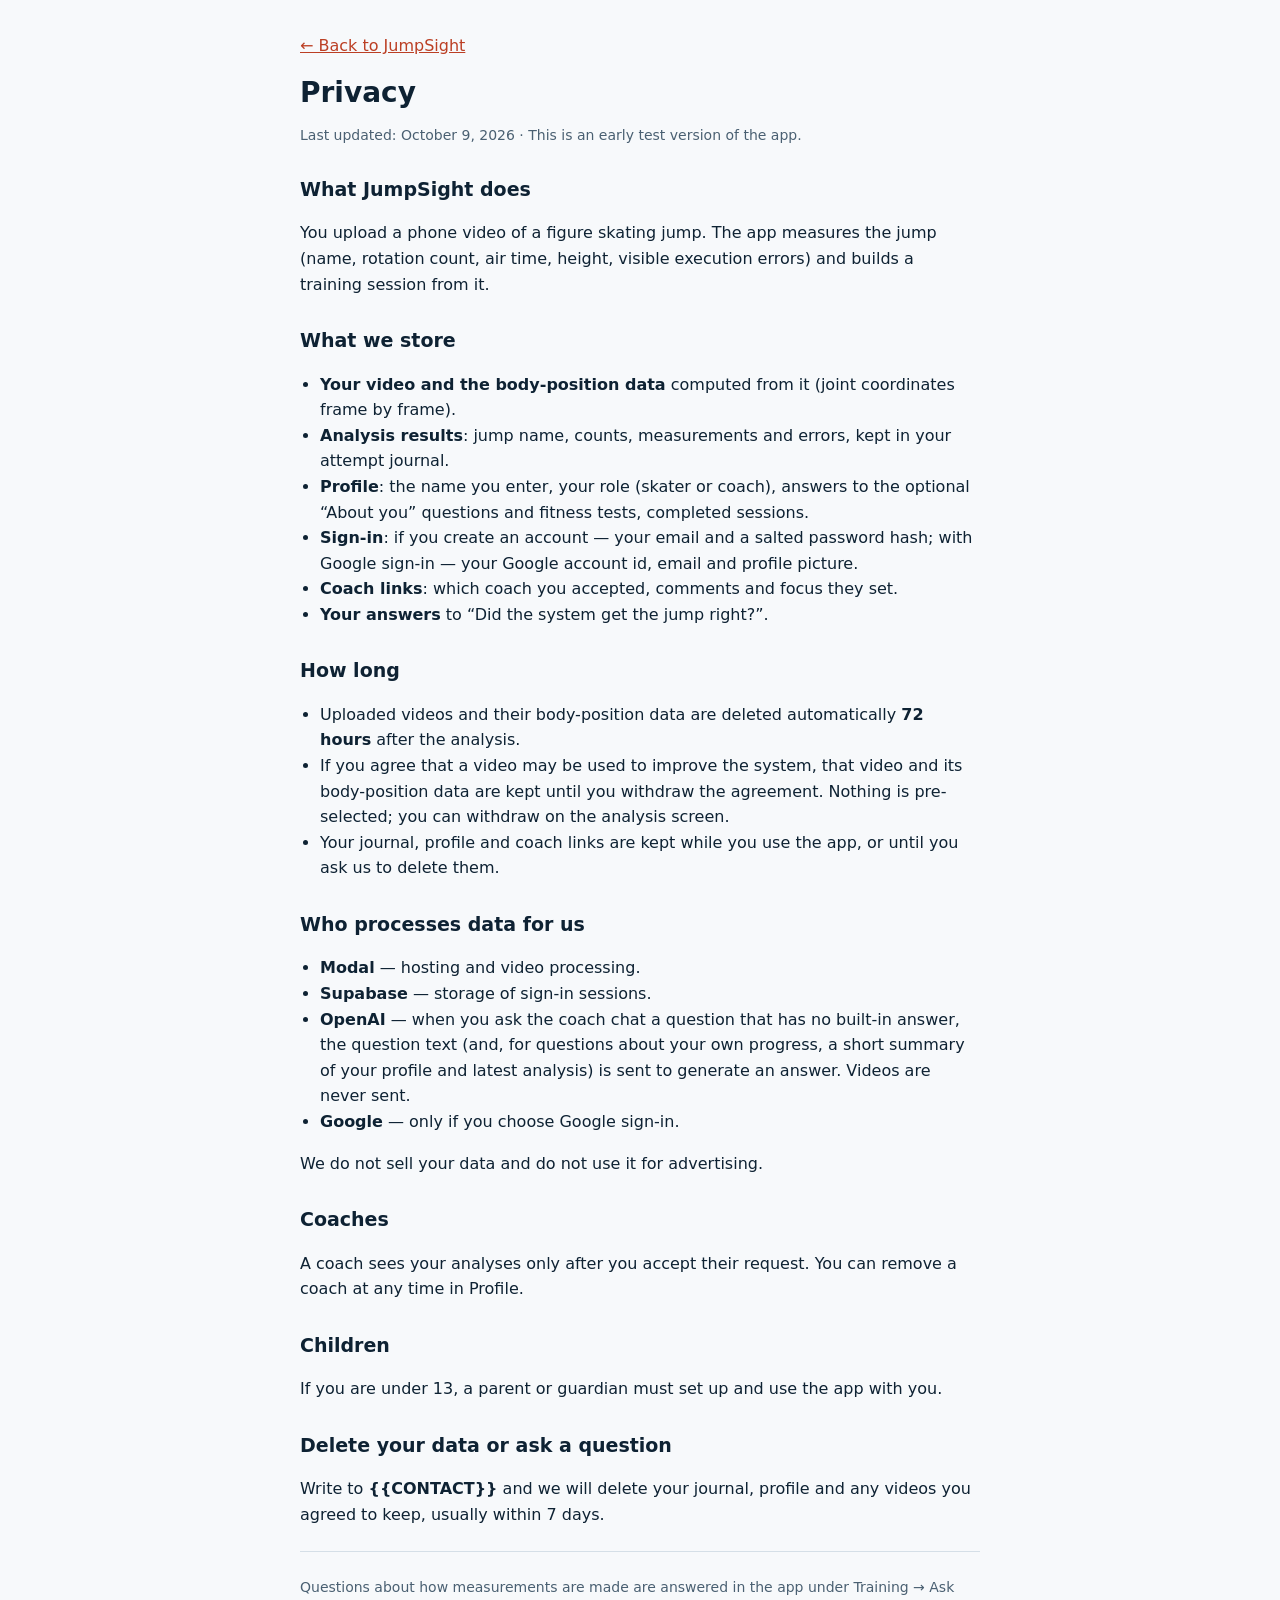
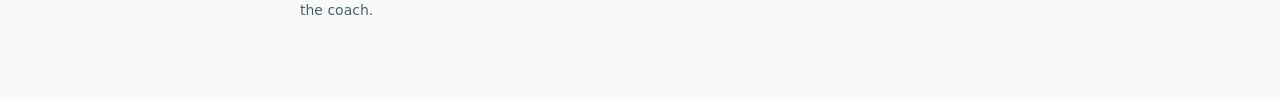
<file: web/privacy.html>
<!doctype html>
<html lang="en">
<head>
<meta charset="utf-8">
<meta name="viewport" content="width=device-width, initial-scale=1">
<title>Privacy · JumpSight</title>
<style>
  :root { --bg: #F7F9FB; --ink: #0E2233; --dim: #4A6072; --line: #D5DFE7; --action: #BB3F24; }
  @media (prefers-color-scheme: dark) { :root { --bg: #0B1620; --ink: #E9F1F6; --dim: #9FB6C8; --line: #22384A; --action: #FF8A6B; } }
  body { margin: 0; background: var(--bg); color: var(--ink); font: 16px/1.6 system-ui, -apple-system, "Segoe UI", Roboto, sans-serif; }
  main { max-width: 680px; margin: 0 auto; padding: 24px 16px 64px; }
  h1 { font-size: 28px; line-height: 1.2; margin: 8px 0 4px; }
  h2 { font-size: 19px; margin: 28px 0 6px; }
  p, li { color: var(--ink); }
  .dim { color: var(--dim); font-size: 14px; }
  ul { padding-left: 20px; }
  a { color: var(--action); }
  .back { display: inline-block; min-height: 44px; line-height: 44px; }
  hr { border: 0; border-top: 1px solid var(--line); margin: 24px 0; }
</style>
</head>
<body>
<main>
  <a class="back" href="/">← Back to JumpSight</a>
  <h1>Privacy</h1>
  <p class="dim">Last updated: October 9, 2026 · This is an early test version of the app.</p>

  <h2>What JumpSight does</h2>
  <p>You upload a phone video of a figure skating jump. The app measures the jump (name, rotation count, air time, height, visible execution errors) and builds a training session from it.</p>

  <h2>What we store</h2>
  <ul>
    <li><b>Your video and the body-position data</b> computed from it (joint coordinates frame by frame).</li>
    <li><b>Analysis results</b>: jump name, counts, measurements and errors, kept in your attempt journal.</li>
    <li><b>Profile</b>: the name you enter, your role (skater or coach), answers to the optional “About you” questions and fitness tests, completed sessions.</li>
    <li><b>Sign-in</b>: if you create an account — your email and a salted password hash; with Google sign-in — your Google account id, email and profile picture.</li>
    <li><b>Coach links</b>: which coach you accepted, comments and focus they set.</li>
    <li><b>Your answers</b> to “Did the system get the jump right?”.</li>
  </ul>

  <h2>How long</h2>
  <ul>
    <li>Uploaded videos and their body-position data are deleted automatically <b>72 hours</b> after the analysis.</li>
    <li>If you agree that a video may be used to improve the system, that video and its body-position data are kept until you withdraw the agreement. Nothing is pre-selected; you can withdraw on the analysis screen.</li>
    <li>Your journal, profile and coach links are kept while you use the app, or until you ask us to delete them.</li>
  </ul>

  <h2>Who processes data for us</h2>
  <ul>
    <li><b>Modal</b> — hosting and video processing.</li>
    <li><b>Supabase</b> — storage of sign-in sessions.</li>
    <li><b>OpenAI</b> — when you ask the coach chat a question that has no built-in answer, the question text (and, for questions about your own progress, a short summary of your profile and latest analysis) is sent to generate an answer. Videos are never sent.</li>
    <li><b>Google</b> — only if you choose Google sign-in.</li>
  </ul>
  <p>We do not sell your data and do not use it for advertising.</p>

  <h2>Coaches</h2>
  <p>A coach sees your analyses only after you accept their request. You can remove a coach at any time in Profile.</p>

  <h2>Children</h2>
  <p>If you are under 13, a parent or guardian must set up and use the app with you.</p>

  <h2>Delete your data or ask a question</h2>
  <p>Write to <b>{{CONTACT}}</b> and we will delete your journal, profile and any videos you agreed to keep, usually within 7 days.</p>
  <hr>
  <p class="dim">Questions about how measurements are made are answered in the app under Training → Ask the coach.</p>
</main>
</body>
</html>
</file>
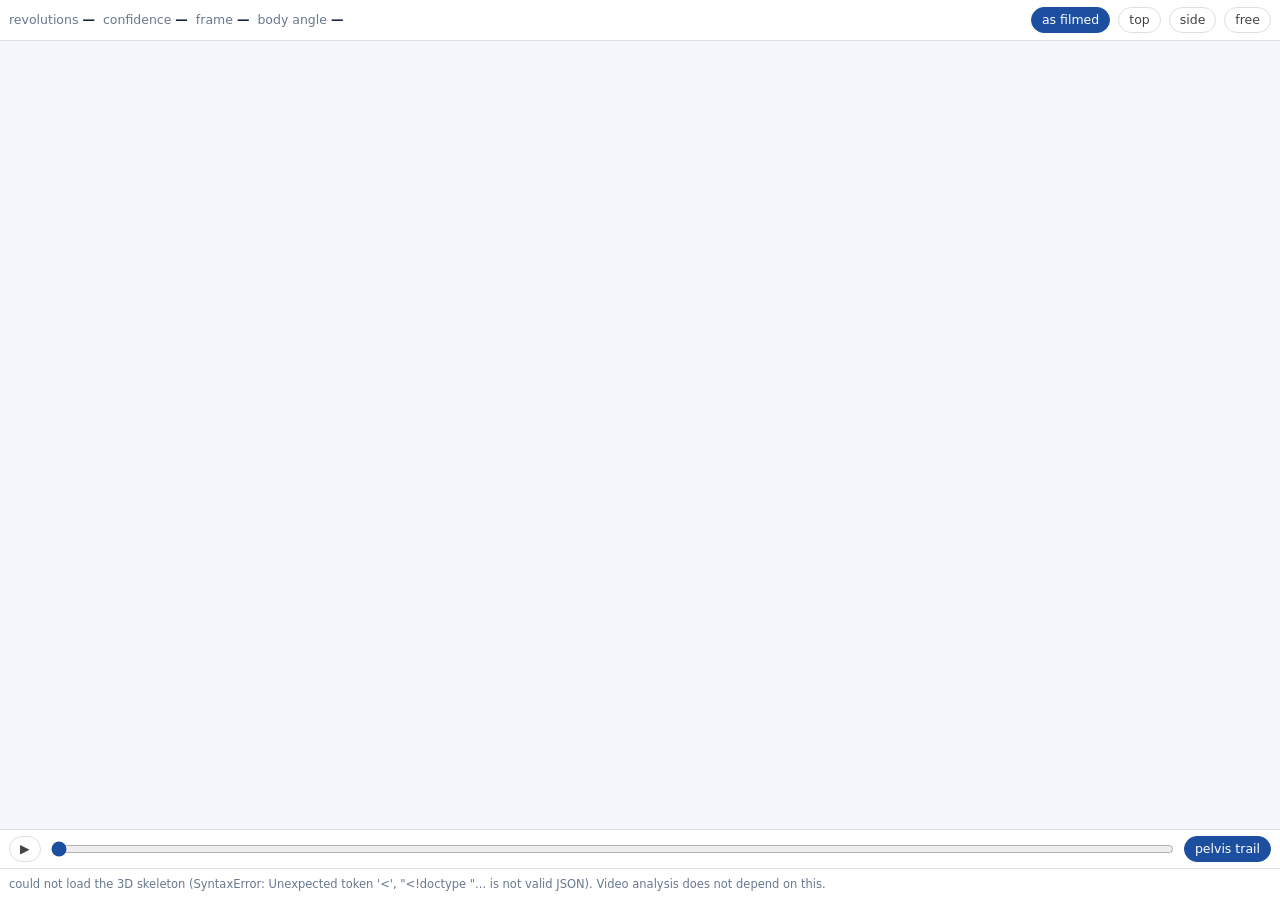
<file: src/jumpsight_coach/avatar.html>
<!doctype html>
<meta charset="utf-8">
<title>3D jump avatar</title>
<!--
  3D skeleton viewer. NO three.js and no external files at all: here
  sticks and spheres, not meshes and materials, and there is no point pulling 600 KB
  of a library into an offline project. Projection, depth sorting and
  camera orbit are thirty lines below.

  MAIN JOB OF THIS SCREEN: lets you view the jump FROM ABOVE. The body angle
  is built from the measured rotation speed, so the revolutions are visible from above
  exactly as many as are written in the JSON. This is an illustration of the count, not a
  separate guess.

  A pale joint = the depth of this joint is NOT measurable from a single camera
  (the bone points toward the lens). The transparency here is depth_confidence from
  avatar3d.py, not an artistic device.
-->
<style>
 /* Light theme for coach/ui.html: the viewer lives in an iframe inside
    a phone mockup 392 px wide, so everything shrinks and wraps. */
 :root{--blue:#1c4fa0;--ink:#16233b;--mut:#68788f;--line:#dcdfe4}
 body{margin:0;background:#fff;color:var(--ink);font:12.5px/1.45 -apple-system,'Segoe UI',system-ui}
 #wrap{display:flex;flex-direction:column;height:100vh}
 #top{padding:7px 9px;border-bottom:1px solid var(--line);display:flex;gap:8px;
      align-items:center;flex-wrap:wrap}
 #cv{flex:1;display:block;width:100%;background:#f4f7fb;cursor:grab;touch-action:none}
 #cv:active{cursor:grabbing}
 #bot{padding:6px 9px;border-top:1px solid var(--line);display:flex;gap:8px;align-items:center}
 button{background:#fff;color:#444;border:1px solid var(--line);border-radius:999px;
        padding:3px 10px;cursor:pointer;font:inherit}
 button.on{background:var(--blue);border-color:var(--blue);color:#fff}
 input[type=range]{flex:1;min-width:60px;accent-color:var(--blue)}
 .k{color:var(--mut);white-space:nowrap}
 .v{color:var(--ink);font-weight:700}
 .warn{color:#b96a12}
 #note{padding:7px 9px;color:var(--mut);font-size:11.5px;border-top:1px solid var(--line);
       max-height:34%;overflow:auto}
 code{color:var(--blue);font-size:11px}
</style>
<div id=wrap>
 <div id=top>
  <span class=k id=lbl-rev>revolutions <span class=v id=rev>—</span></span>
  <span class=k id=lbl-conf>confidence <span class=v id=conf>—</span></span>
  <span class=k id=lbl-fr>frame <span class=v id=fr>—</span></span>
  <span class=k id=lbl-yaw>body angle <span class=v id=yaw>—</span></span>
  <span style="flex:1"></span>
  <button data-view=cam class=on id=btn-cam>as filmed</button>
  <button data-view=top id=btn-top>top</button>
  <button data-view=side id=btn-side>side</button>
  <button data-view=free id=btn-free>free</button>
 </div>
 <canvas id=cv></canvas>
 <div id=bot>
  <button id=play>▶</button>
  <input type=range id=sl min=0 max=0 value=0>
  <button id=trail class=on>pelvis trail</button>
 </div>
 <div id=note></div>
</div>
<script>
/* PROVENANCE TEXT. The strings method / yaw_source /
   assumptions / warnings are born in English in src/avatar3d.py and in
   the bridge: they are the machine record of the number's origin, and they stay in the JSON as is.
   Here they are rephrased FOR THE READER, keeping all numbers. A string
   not in the rules is shown as is: there is no silent substitution. */
const TR_RULES = [
  [/^measured 2D geometry \+ the measured rotation count; NOT a 3D lifting network$/,
   () => 'measured 2D geometry plus measured revolution count; this is NOT a 3D lifting network'],
  [/^measured 2D geometry only; the rotation count is not stated for this clip; NOT a 3D lifting network$/,
   () => 'only measured 2D geometry; the revolution count for this clip is not named; this is NOT a 3D lifting network'],
  [/^planar control: body kept facing the camera$/,
   () => 'flat control: the body stays facing the camera'],
  [/^no measured revolution count for this clip — the character keeps its facing; only the measured body geometry is shown; jumpsight bridge$/,
   () => 'there is no revolution count for this clip: the character stays in one direction; only the measured body geometry is shown (jumpsight bridge)'],
  [/^linear from measured revolutions \(([\d.]+) rev over the measured flight window\); jumpsight bridge$/,
   m => `uniform from measured revolutions (${m[1]} rev over the measured flight window), jumpsight bridge`],
  [/^none \(no measured rotation for (\w+); body does not turn\)$/,
   m => `none (rotation about the ${m[1] === 'hips' ? 'hips' : 'shoulders'} axis is not measured; the body does not rotate)`],
  [/^([\d.]+) measured rev on the (\w+) axis over the counting window (\d+)-(\d+) \(fit_quality ([\d.]+)\)$/,
   m => `${m[1]} measured revolutions about the ${m[2] === 'hips' ? 'hips' : 'shoulders'} axis over the count window ${m[3]}-${m[4]} (fit quality ${m[5]})`],
  [/^([\d.-]+) rev of measured pre-rotation before take-off$/,
   m => `${m[1]} rev of measured run-up to take-off`],
  [/^([\d.-]+) rev of measured post-rotation after landing$/,
   m => `${m[1]} rev of measured settling after landing`],
  [/^camera is roughly level: the vertical of the frame is taken as the vertical of the world$/,
   () => 'camera roughly horizontal: the frame vertical is taken as the world vertical'],
  [/^the skater's depth from the camera is not measurable from one view and is held at zero$/,
   () => 'distance of the skater from the camera cannot be measured from a single viewpoint and is held at zero'],
  [/^the sign of a limb's out-of-plane offset is chosen for temporal continuity, not measured; the mirrored pose would project identically$/,
   () => 'the sign of the limb deviation from the plane was chosen by continuity in time, not measured; a mirrored pose would give the same projection'],
  [/^bone lengths are the (\d+)th percentile of their projected length over the clip$/,
   m => `bone lengths: the ${m[1]}-th percentile of their projection over the clip`],
  [/^body angle is a LINEAR ramp from the measured revolution count — the per-frame rotation speed inside the flight is not measured$/,
   () => 'body angle: uniform acceleration from the measured revolution count; the per-frame rotation speed in flight is not measured'],
  [/^the rotation count is NOT stated for this clip, so the body does not turn in the animation: posture, arms, knee and landing are measured, the turn is not$/,
   () => 'no revolution count is named for this clip, so the body does not rotate in the animation: posture, arms, knee and landing are measured; the revolution is not'],
  [/^(.*); avatar scaled with a generic ([\d.]+) m torso, so metres are indicative$/,
   m => `${TR(m[1])}; the scale was taken from a typical torso of ${m[2]} m, so the metres are approximate`],
  [/^torso length from flight curvature was implausible$/,
   () => 'torso length from the flight curvature came out implausible'],
  [/^learned depth not applied: no overlapping (.*)$/,
   m => `the learned depth was not applied: there are no common ${m[1]}`],
];

function TR(s){
  if (typeof s !== 'string') return s;
  /* composed lines: "hips: … | shoulders: …" and a list joined with "; " */
  const m = s.match(/^hips: (.*) \| shoulders: (.*)$/);
  if (m) return 'hips: ' + TR(m[1]) + ' | shoulders: ' + TR(m[2]);
  if (s.includes('; ')) {
    const parts = s.split('; ');
    const hit = TR_RULES.some(([re]) => re.test(s));
    if (!hit && parts.length > 1) return parts.map(TR).join('; ');
  }
  for (const [re, fn] of TR_RULES) {
    const mm = s.match(re);
    if (mm) return fn(mm);
  }
  return s;
}

const cv = document.getElementById('cv'), ctx = cv.getContext('2d');
let D = null, f = 0, playing = false, view = 'cam';
let rotY = 0, rotX = -0.15, dist = 3.2, drag = null, trail = true;

// The page lives at /avatar/{stem}, the data at /avatar3d/{stem}. The path
// is derived from the current one, not hardcoded as absolute: otherwise the app
// under a prefix breaks in an empty place.
const url = location.pathname.replace(/\/avatar\/(?=[^/]*$)/, '/avatar3d/');
fetch(url)
  .then(r => r.ok ? r.json() : Promise.reject(r.status))
  .then(d => { D = d; init(); })
  .catch(e => { document.getElementById('note').textContent =
      ('could not load the 3D skeleton (' + e + '). Video analysis does not depend on this.'); });

document.title = ('3D jump avatar');
document.getElementById('lbl-rev').firstChild.textContent = ('revolutions ');
document.getElementById('lbl-conf').firstChild.textContent = ('confidence ');
document.getElementById('lbl-fr').firstChild.textContent = ('frame ');
document.getElementById('lbl-yaw').firstChild.textContent = ('body angle ');
document.getElementById('btn-cam').textContent = ('as filmed');
document.getElementById('btn-top').textContent = ('top');
document.getElementById('btn-side').textContent = ('side');
document.getElementById('btn-free').textContent = ('free');
document.getElementById('trail').textContent = ('pelvis trail');

function init(){
  document.getElementById('sl').max = D.frames.length - 1;
  document.getElementById('rev').textContent = D.revolutions ?? '—';
  document.getElementById('conf').textContent = D.rotation_confidence ?? '—';
  f = D.phases.takeoff;
  const q = D.quality;
  const weak = (q.depth_not_measurable_joints || []);
  /* The avatar is now also built where the revolution count
     is held (coverage 8% -> 97%, tools/avatar_coverage.py). The character in
     such clips does NOT rotate, and the viewer must know that this is a decision about
     honesty, not "the skater did not rotate". */
  document.getElementById('note').innerHTML =
    (D.rotation_shown === false
      ? '<span class=warn><b>' +
        ('The turn is not shown.') + '</b> ' +
        ('This video does not hold a revolution count, so the character faces one way ' +
          'on purpose: rotating it to an unmeasured number would be a fabrication. ' +
          'The measured body positions, arms, knee and landing.') +
        '</span><br>'
      : '') +
    '<b>' + ('Where this character comes from.') + '</b> ' +
    TR(D.method) + '. ' + ('Body angle') + ': <code>' +
    TR(D.yaw_source) + '</code>.<br>' +
    /* In the learned mode, depth is NOT measured for ANY
       joint (all replaced), so the named list "depth is not measurable: Head, RKnee" was
       untrue, and transparency has no role here.
       The list remains only for planar mode. */
    (D.depth_confidence == null
      ? ('The depth of no joint is measured here: it was predicted by the learned model, ' +
          'so transparency does not show the limit of measurability')
      : ('Pale joints are drawn where depth is not measurable from a single camera') +
        (weak.length ? ': <b>' + weak.join(', ') + '</b>' : '')) + '. ' +
    (typeof q.bone_depth_clamped_frames === 'number'
      ? ('Frames where the bone came out longer than its projection and the depth had to be clipped: ') +
        q.bone_depth_clamped_frames + ' (' + Math.round(q.bone_depth_clamped_share*100) + '%).<br>'
      : '') +
    axesNote() +
    '<b>' + ('Assumptions, not measurements:') + '</b> ' +
    D.assumptions.map(TR).join('; ') + '.' +
    (D.warnings && D.warnings.length
      ? '<br><span class=warn>' + D.warnings.map(TR).join('; ') + '</span>' : '');
  resize(); requestAnimationFrame(loop);
}

// DISAGREEMENT OF TWO AXES. The character rotates the hips by by_hips, the shoulders by
// by_shoulders, while the header shows the summarized revolutions. While the axes agree,
// it is one and the same number. When they do not, the viewer computes on the screen NOT what
// reads at the top, and is right. Real case: a reference clip 1.42 in the
// header against 0.84 for the hips. The threshold of 0.2 revolution is the same one at which
// the project lowers confidence.
function axesNote(){
  const h = D.revolutions_by_hips, s = D.revolutions_by_shoulders;
  if (h == null || s == null) return '';
  const d = Math.abs(h - s);
  if (d <= 0.2) return '';
  return '<span class=warn><b>' +
    ('The axes differ by ' + d.toFixed(2) + ' revolution') + '</b> ' +
    ('(hips ' + h.toFixed(2) + ', shoulders ' + s.toFixed(2) + ', summarized count ' + D.revolutions +
        '). The character rotates each axis by its own measurement, so ' +
        'the count computed on screen will NOT be exactly what is in the header. ' +
        'This very discrepancy lowered confidence to «' + D.rotation_confidence + '».') +
    '</span><br>';
}

function resize(){
  const r = cv.getBoundingClientRect();
  cv.width = r.width * devicePixelRatio; cv.height = r.height * devicePixelRatio;
}
addEventListener('resize', resize);

// ── camera ─────────────────────────────────────────────────────────────────
// Three fixed viewpoints plus a free orbit. "top" is the same one on which
// the revolutions are seen by eye: we look along the rotation axis.
function angles(){
  if (view === 'cam')  return [0, 0];
  if (view === 'top')  return [0, -Math.PI/2 + 0.001];
  if (view === 'side') return [Math.PI/2, 0];
  return [rotY, rotX];
}

function project(p, w, h){
  const [ay, ax] = angles();
  let x = p[0], y = p[1], z = p[2];
  const cy = Math.cos(ay), sy = Math.sin(ay);
  let x1 = x*cy - z*sy, z1 = x*sy + z*cy;
  const cx = Math.cos(ax), sx = Math.sin(ax);
  let y1 = y*cx - z1*sx, z2 = y*sx + z1*cx;
  // Weak perspective: scale from the distance, so depth can be read.
  const s = h / dist * 0.75, k = 1 / (1 + z2 * 0.10);
  return [w/2 + x1*s*k, h/2 - (y1 - 0.15)*s*k, z2];
}

function loop(){
  requestAnimationFrame(loop);
  if (!D) return;
  const w = cv.width, h = cv.height;
  ctx.clearRect(0,0,w,h);
  ctx.fillStyle = '#f4f7fb'; ctx.fillRect(0,0,w,h);

  const pts = D.frames[f];
  if (!pts) return;
  const P = pts.map(p => p && p[0]!=null ? project(p, w, h) : null);

  // Ice: the horizon at the height of the lowest point over the whole clip.
  drawIce(w, h);

  if (trail) drawTrail(w, h);

  // Depth sorting: far bones are drawn first.
  const order = D.bones.map((b,i) => {
    const a = D.joints.indexOf(b[0]), c = D.joints.indexOf(b[1]);
    const za = P[a], zc = P[c];
    return {a, c, z: (za && zc) ? (za[2]+zc[2])/2 : 1e9};
  }).filter(o => P[o.a] && P[o.c]).sort((p,q) => q.z - p.z);

  const dcm = D.depth_confidence ? D.depth_confidence[f] : null;
  for (const o of order){
    const na = D.joints[o.a], nc = D.joints[o.c];
    const right = na[0]==='R' || nc[0]==='R';
    const conf = dcm ? Math.min(dcm[o.a] ?? 1, dcm[o.c] ?? 1) : 1;
    // Transparency = confidence in depth. Not decoration: a pale joint means
    // "from here its depth is not visible".
    ctx.globalAlpha = 0.30 + 0.70 * conf;
    ctx.strokeStyle = right ? '#c0392b' : '#1c4fa0';
    ctx.lineCap = 'round';
    ctx.lineWidth = Math.max(3, 13 * devicePixelRatio / dist * (1/(1+o.z*0.1)));
    ctx.beginPath();
    ctx.moveTo(P[o.a][0], P[o.a][1]); ctx.lineTo(P[o.c][0], P[o.c][1]);
    ctx.stroke();
  }
  ctx.globalAlpha = 1;
  // Head
  const hi = D.joints.indexOf('Head');
  if (P[hi]){
    ctx.fillStyle = '#16233b';
    ctx.beginPath();
    ctx.arc(P[hi][0], P[hi][1], Math.max(5, 16*devicePixelRatio/dist), 0, 7);
    ctx.fill();
  }

  const inAir = f >= D.phases.takeoff && f <= D.phases.landing;
  document.getElementById('fr').textContent =
     f + (inAir ? (' (flight)') : '');
  document.getElementById('yaw').textContent =
     (D.yaw_rad[f]!=null ? (D.yaw_rad[f]*180/Math.PI).toFixed(0) + '°' +
       ' / ' + (D.yaw_rad[f]/(2*Math.PI)).toFixed(2) + (' rev') : '—');

  if (playing){
    f++;
    if (f >= D.frames.length) f = 0;
    document.getElementById('sl').value = f;
  }
}

function drawIce(w, h){
  // The ice stands on the lowest ankle over the clip: this is a measured quantity,
  // not a line drawn "somewhere below".
  let lowest = Infinity;
  for (const fr of D.frames)
    for (const j of ['LAnkle','RAnkle']){
      const p = fr[D.joints.indexOf(j)];
      if (p && p[1]!=null) lowest = Math.min(lowest, p[1]);
    }
  if (!isFinite(lowest)) return;
  ctx.strokeStyle = '#d8e0ea'; ctx.lineWidth = 1;
  for (let i = -3; i <= 3; i++){
    const a = project([i*0.5, lowest, -3], w, h), b = project([i*0.5, lowest, 3], w, h);
    const c = project([-3, lowest, i*0.5], w, h), d = project([3, lowest, i*0.5], w, h);
    ctx.beginPath(); ctx.moveTo(a[0],a[1]); ctx.lineTo(b[0],b[1]); ctx.stroke();
    ctx.beginPath(); ctx.moveTo(c[0],c[1]); ctx.lineTo(d[0],d[1]); ctx.stroke();
  }
}

function drawTrail(w, h){
  const hi = D.joints.indexOf('HipMid');
  ctx.strokeStyle = '#b9c4d4'; ctx.lineWidth = 2; ctx.beginPath();
  let started = false;
  for (let i = 0; i < D.frames.length; i++){
    const p = D.frames[i][hi];
    if (!p || p[0]==null) continue;
    const q = project(p, w, h);
    started ? ctx.lineTo(q[0], q[1]) : ctx.moveTo(q[0], q[1]);
    started = true;
  }
  ctx.stroke();
  // Flight boundaries as points: it is visible where the count starts and ends.
  for (const [k, col] of [['takeoff','#0f8a5f'], ['landing','#b96a12']]){
    const p = D.frames[D.phases[k]] && D.frames[D.phases[k]][hi];
    if (!p || p[0]==null) continue;
    const q = project(p, w, h);
    ctx.fillStyle = col; ctx.beginPath(); ctx.arc(q[0], q[1], 5, 0, 7); ctx.fill();
  }
}

// ── controls ──────────────────────────────────────────────────────────────
document.querySelectorAll('[data-view]').forEach(b => b.onclick = () => {
  document.querySelectorAll('[data-view]').forEach(x => x.classList.remove('on'));
  b.classList.add('on'); view = b.dataset.view;
});
document.getElementById('play').onclick = e => {
  playing = !playing; e.target.textContent = playing ? '⏸' : '▶';
};
document.getElementById('sl').oninput = e => { f = +e.target.value; playing = false;
  document.getElementById('play').textContent = '▶'; };
document.getElementById('trail').onclick = e => {
  trail = !trail; e.target.classList.toggle('on', trail);
};
cv.onmousedown = e => { drag = [e.clientX, e.clientY];
  document.querySelectorAll('[data-view]').forEach(x => x.classList.remove('on'));
  view = 'free'; };
addEventListener('mouseup', () => drag = null);
addEventListener('mousemove', e => {
  if (!drag) return;
  rotY += (e.clientX - drag[0]) * 0.01;
  rotX += (e.clientY - drag[1]) * 0.01;
  rotX = Math.max(-1.5, Math.min(1.5, rotX));
  drag = [e.clientX, e.clientY];
});
cv.onwheel = e => { e.preventDefault(); dist = Math.max(1.2, Math.min(9, dist * (1 + e.deltaY*0.001))); };
addEventListener('keydown', e => {
  if (e.key === 'ArrowRight') { f = Math.min(D.frames.length-1, f+1); }
  if (e.key === 'ArrowLeft')  { f = Math.max(0, f-1); }
  if (e.key === ' ') { playing = !playing; e.preventDefault(); }
  document.getElementById('sl').value = f;
});
</script>
</file>
